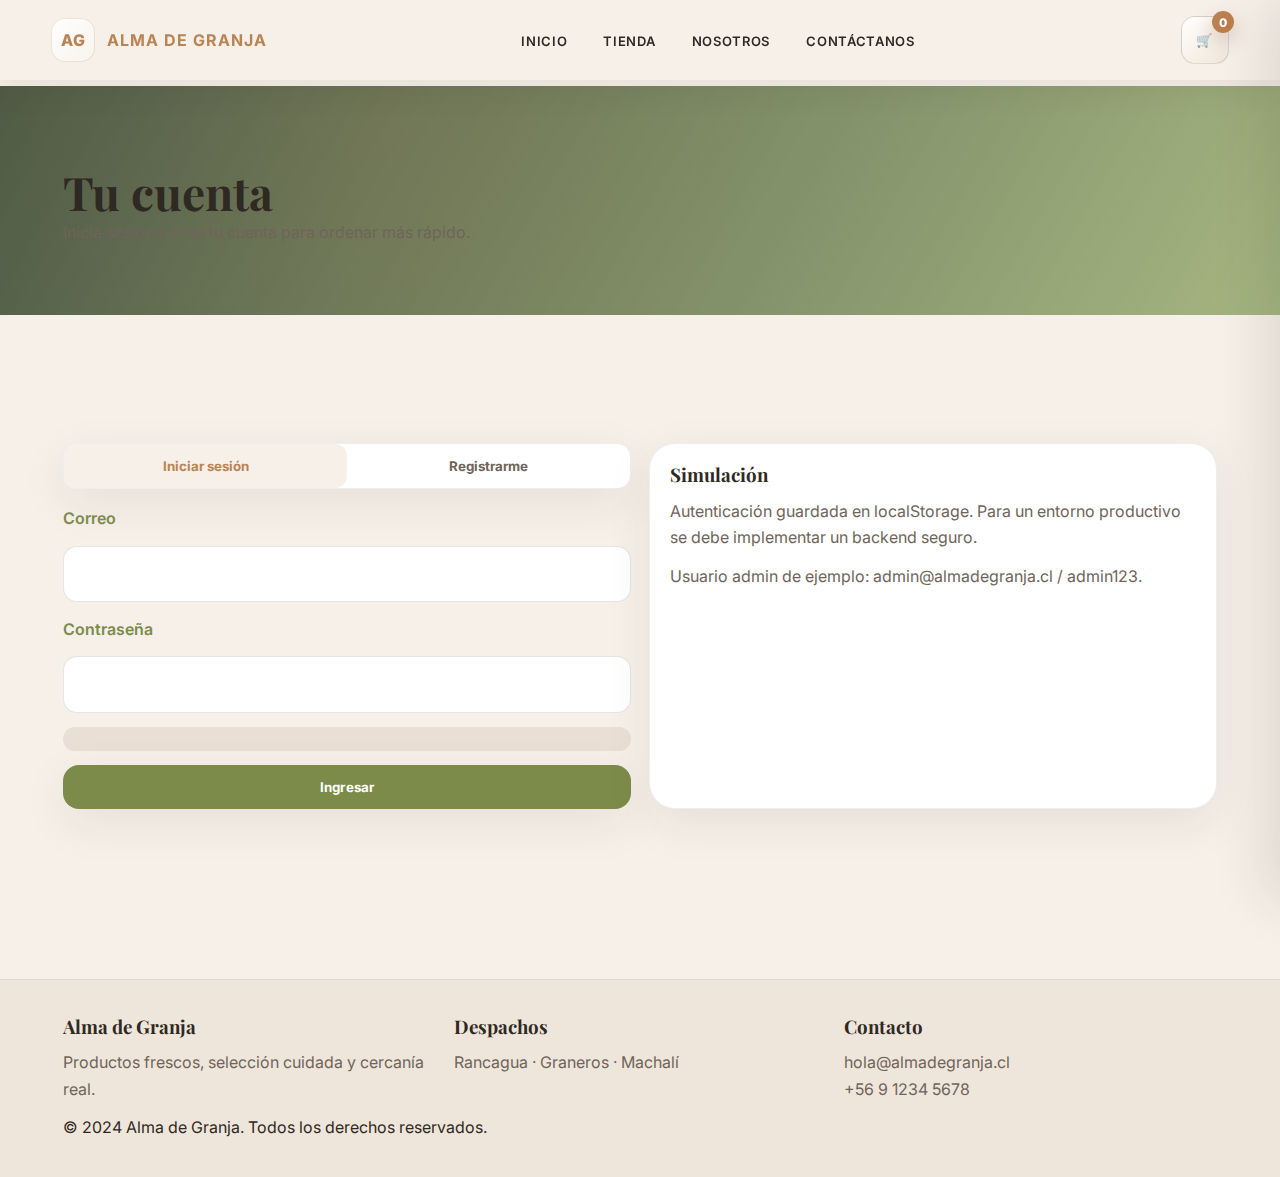
<file: admin.html>
<!DOCTYPE html>
<html lang="es">
  <head>
    <meta charset="UTF-8" />
    <meta name="viewport" content="width=device-width, initial-scale=1.0" />
    <title>Alma de Granja | Panel Admin</title>
    <link rel="stylesheet" href="assets/css/styles.css" />
  </head>
  <body data-admin-guard>
    <header class="navbar">
      <div class="container">
        <a class="brand" href="index.html">
          <span>AG</span>
          Alma de Granja
        </a>
        <button id="nav-toggle" class="nav-toggle" aria-label="Menú">
          <span></span>
          <span></span>
          <span></span>
        </button>
        <nav>
          <ul id="nav-links" class="nav-links">
            <li><a href="index.html">Inicio</a></li>
            <li><a href="tienda.html">Tienda</a></li>
            <li><a href="nosotros.html">Nosotros</a></li>
            <li><a href="contacto.html">Contáctanos</a></li>
            <li><a id="admin-link" class="hidden" href="admin.html">Panel Admin</a></li>
          </ul>
        </nav>
        <div class="nav-actions">
          <span id="session-label" class="session-label"></span>
          <a id="auth-link" class="btn outline hidden" href="auth.html">Registro / Iniciar sesión</a>
          <button id="logout-btn" class="btn outline">Cerrar sesión</button>
          <button id="cart-btn" class="nav-cart" aria-label="Carrito">
            🛒
            <span id="cart-badge" class="cart-badge">0</span>
          </button>
        </div>
      </div>
    </header>

    <main>
      <section class="hero-sub" style="background-image: linear-gradient(120deg, rgba(49,64,41,.85), rgba(111,143,61,.6)), url('assets/img/otros.jpg')">
        <div class="container">
          <h1>Panel administrador</h1>
          <p>Solo visible para usuarios con rol admin. Simulado en front.</p>
        </div>
      </section>

      <section class="section">
        <div class="container">
          <div class="form-card">
            <h2>Crear / editar producto</h2>
            <p class="section-subtitle">Los productos se guardan en localStorage y se comparten con la tienda.</p>
            <form id="product-form" class="product-form">
              <div>
                <label>Nombre</label>
                <input type="text" name="nombre" required />
              </div>
              <div>
                <label>Categoría</label>
                <select name="categoria" required>
                  <option value="Huevos">Huevos</option>
                  <option value="Quesos">Quesos</option>
                  <option value="Frutos secos">Frutos secos</option>
                  <option value="Otros">Otros</option>
                </select>
              </div>
              <div>
                <label>Descripción</label>
                <input type="text" name="descripcion" required />
              </div>
              <div>
                <label>Peso / Presentación</label>
                <input type="text" name="presentacion" required />
              </div>
              <div>
                <label>Precio</label>
                <input type="number" name="precio" min="0" step="10" required />
              </div>
              <div>
                <label>Stock</label>
                <input type="number" name="stock" min="0" required />
              </div>
              <div>
                <label>URL de imagen</label>
                <input type="text" name="imagen" placeholder="assets/img/otros.jpg" />
              </div>
              <div style="grid-column: 1 / -1">
                <button class="btn" type="submit">Guardar producto</button>
              </div>
            </form>
          </div>

          <div style="margin-top: 24px">
            <h2>Listado</h2>
            <table id="products-table" class="table">
              <thead>
                <tr>
                  <th>Nombre</th>
                  <th>Categoría</th>
                  <th>Precio</th>
                  <th>Stock</th>
                  <th>Acciones</th>
                </tr>
              </thead>
              <tbody></tbody>
            </table>
          </div>
        </div>
      </section>
    </main>

    <div id="cart-overlay"></div>
    <aside id="cart-panel">
      <div class="cart-header">
        <h3>Tu carrito</h3>
        <button id="cart-close" class="btn outline">Cerrar</button>
      </div>
      <div id="cart-items" class="cart-items"></div>
      <p id="cart-empty" style="padding: 18px; display: none">Tu carrito está vacío.</p>
      <div class="cart-summary">
        <div style="display: flex; justify-content: space-between; margin-bottom: 10px">
          <span>Subtotal</span>
          <strong id="cart-subtotal">$0</strong>
        </div>
        <p>Despacho a coordinar.</p>
        <form id="cart-form">
          <label>Nombre</label>
          <input name="nombre" type="text" placeholder="Nombre" />
          <label>Apellido</label>
          <input name="apellido" type="text" placeholder="Apellido" />
          <label>Dirección</label>
          <input name="direccion" type="text" placeholder="Calle, número, comuna" />
          <label>Comentarios</label>
          <textarea name="comentarios" placeholder="Instrucciones de entrega"></textarea>
          <button class="btn" type="submit">Enviar pedido por WhatsApp</button>
        </form>
      </div>
    </aside>

    <footer>
      <div class="container footer-grid">
        <div>
          <h3>Alma de Granja</h3>
          <p>Productos frescos, selección cuidada y cercanía real.</p>
        </div>
        <div>
          <h3>Despachos</h3>
          <p>Rancagua · Graneros · Machalí</p>
        </div>
        <div>
          <h3>Contacto</h3>
          <p>hola@almadegranja.cl</p>
          <p>+56 9 1234 5678</p>
        </div>
      </div>
      <div class="container" style="margin-top: 12px">© 2024 Alma de Granja. Todos los derechos reservados.</div>
    </footer>

    <script src="assets/js/store.js"></script>
    <script src="assets/js/main.js"></script>
  </body>
</html>
</file>
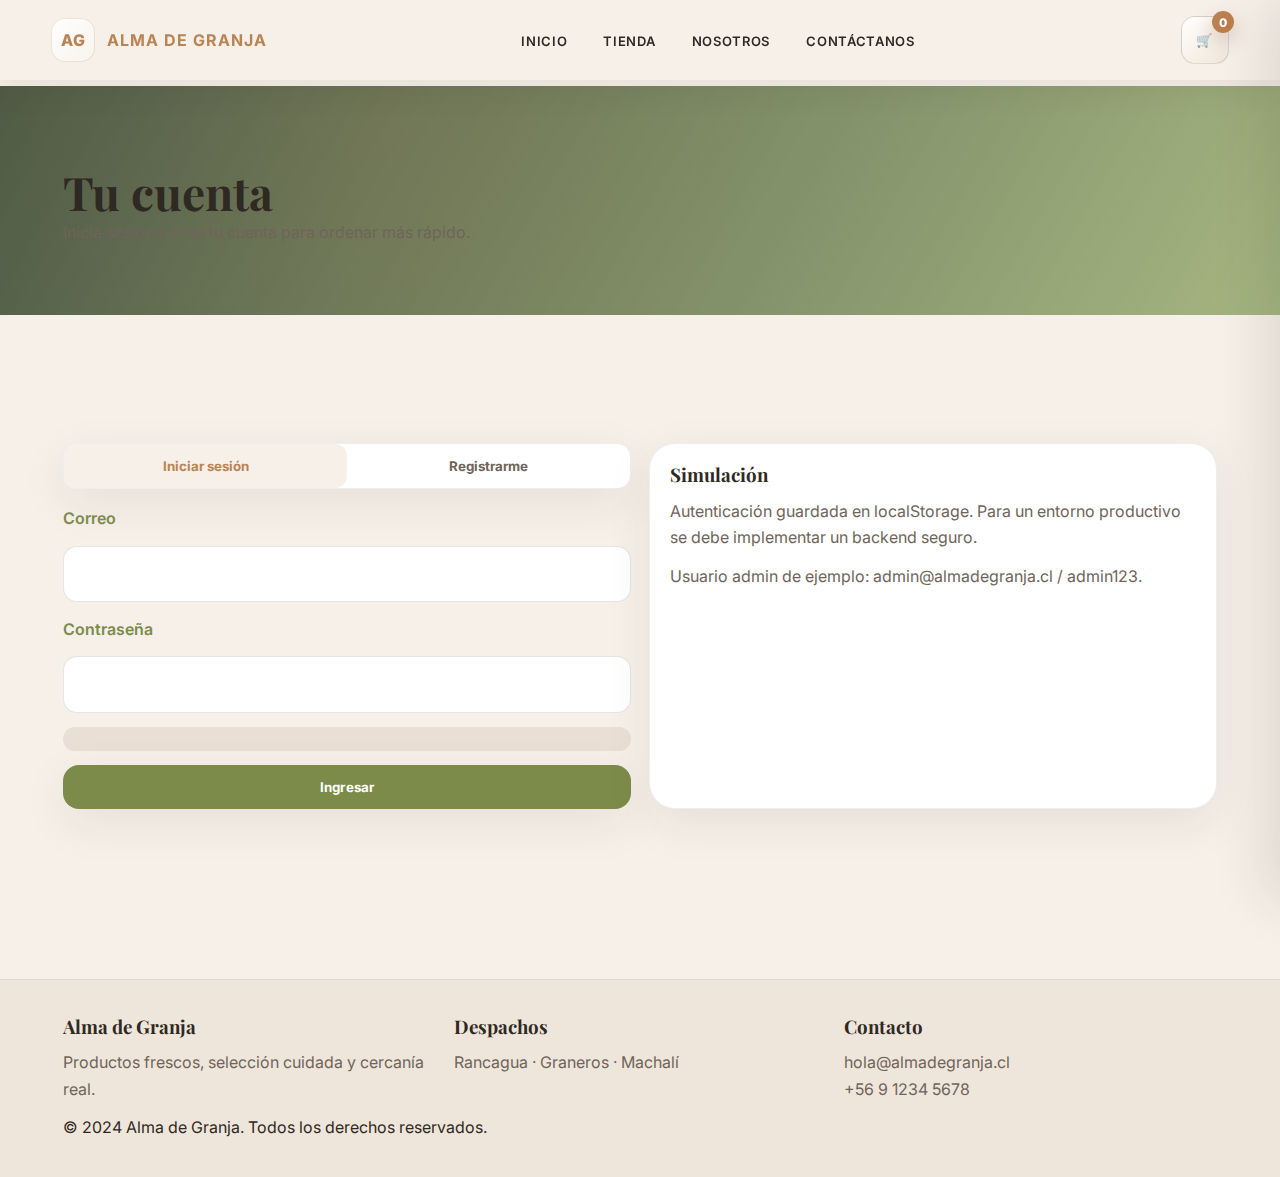
<file: auth.html>
<!DOCTYPE html>
<html lang="es">
  <head>
    <meta charset="UTF-8" />
    <meta name="viewport" content="width=device-width, initial-scale=1.0" />
    <title>Alma de Granja | Autenticación</title>
    <link rel="stylesheet" href="assets/css/styles.css" />
  </head>
  <body>
    <header class="navbar">
      <div class="container">
        <a class="brand" href="index.html">
          <span>AG</span>
          Alma de Granja
        </a>
        <button id="nav-toggle" class="nav-toggle" aria-label="Menú">
          <span></span>
          <span></span>
          <span></span>
        </button>
        <nav>
          <ul id="nav-links" class="nav-links">
            <li><a href="index.html">Inicio</a></li>
            <li><a href="tienda.html">Tienda</a></li>
            <li><a href="nosotros.html">Nosotros</a></li>
            <li><a href="contacto.html">Contáctanos</a></li>
            <li><a id="admin-link" class="hidden" href="admin.html">Panel Admin</a></li>
          </ul>
        </nav>
        <div class="nav-actions">
          <span id="session-label" class="session-label"></span>
          <a id="auth-link" class="btn outline hidden" href="auth.html">Registro / Iniciar sesión</a>
          <button id="logout-btn" class="btn outline hidden">Cerrar sesión</button>
          <button id="cart-btn" class="nav-cart" aria-label="Carrito">
            🛒
            <span id="cart-badge" class="cart-badge">0</span>
          </button>
        </div>
      </div>
    </header>

    <main>
      <section class="hero-sub" style="background-image: linear-gradient(120deg, rgba(49,64,41,.85), rgba(111,143,61,.6)), url('assets/img/otros.jpg')">
        <div class="container">
          <h1>Tu cuenta</h1>
          <p>Inicia sesión o crea tu cuenta para ordenar más rápido.</p>
        </div>
      </section>

      <section class="section">
        <div class="container auth-wrapper">
          <div>
            <div class="tabs">
              <button data-tab="login" class="active">Iniciar sesión</button>
              <button data-tab="register">Registrarme</button>
            </div>
            <div style="margin-top: 16px" data-panel="login">
              <form id="login-form">
                <label>Correo</label>
                <input type="email" name="correo" required />
                <label>Contraseña</label>
                <input type="password" name="contrasena" required />
                <span class="message"></span>
                <button class="btn" type="submit">Ingresar</button>
              </form>
            </div>
            <div style="margin-top: 16px; display: none" data-panel="register">
              <form id="register-form">
                <label>Nombre</label>
                <input type="text" name="nombre" required />
                <label>Apellido</label>
                <input type="text" name="apellido" required />
                <label>Correo</label>
                <input type="email" name="correo" required />
                <label>Contraseña</label>
                <input type="password" name="contrasena" required />
                <label>Confirmar contraseña</label>
                <input type="password" name="confirmar" required />
                <span class="message"></span>
                <button class="btn" type="submit">Crear cuenta</button>
              </form>
            </div>
          </div>
          <div class="card">
            <h3>Simulación</h3>
            <p>Autenticación guardada en localStorage. Para un entorno productivo se debe implementar un backend seguro.</p>
            <p>Usuario admin de ejemplo: admin@almadegranja.cl / admin123.</p>
          </div>
        </div>
      </section>
    </main>

    <div id="cart-overlay"></div>
    <aside id="cart-panel">
      <div class="cart-header">
        <h3>Tu carrito</h3>
        <button id="cart-close" class="btn outline">Cerrar</button>
      </div>
      <div id="cart-items" class="cart-items"></div>
      <p id="cart-empty" style="padding: 18px; display: none">Tu carrito está vacío.</p>
      <div class="cart-summary">
        <div style="display: flex; justify-content: space-between; margin-bottom: 10px">
          <span>Subtotal</span>
          <strong id="cart-subtotal">$0</strong>
        </div>
        <p>Despacho a coordinar.</p>
        <form id="cart-form">
          <label>Nombre</label>
          <input name="nombre" type="text" placeholder="Nombre" />
          <label>Apellido</label>
          <input name="apellido" type="text" placeholder="Apellido" />
          <label>Dirección</label>
          <input name="direccion" type="text" placeholder="Calle, número, comuna" />
          <label>Comentarios</label>
          <textarea name="comentarios" placeholder="Instrucciones de entrega"></textarea>
          <button class="btn" type="submit">Enviar pedido por WhatsApp</button>
        </form>
      </div>
    </aside>

    <footer>
      <div class="container footer-grid">
        <div>
          <h3>Alma de Granja</h3>
          <p>Productos frescos, selección cuidada y cercanía real.</p>
        </div>
        <div>
          <h3>Despachos</h3>
          <p>Rancagua · Graneros · Machalí</p>
        </div>
        <div>
          <h3>Contacto</h3>
          <p>hola@almadegranja.cl</p>
          <p>+56 9 1234 5678</p>
        </div>
      </div>
      <div class="container" style="margin-top: 12px">© 2024 Alma de Granja. Todos los derechos reservados.</div>
    </footer>

    <script src="assets/js/store.js"></script>
    <script src="assets/js/main.js"></script>
  </body>
</html>
</file>
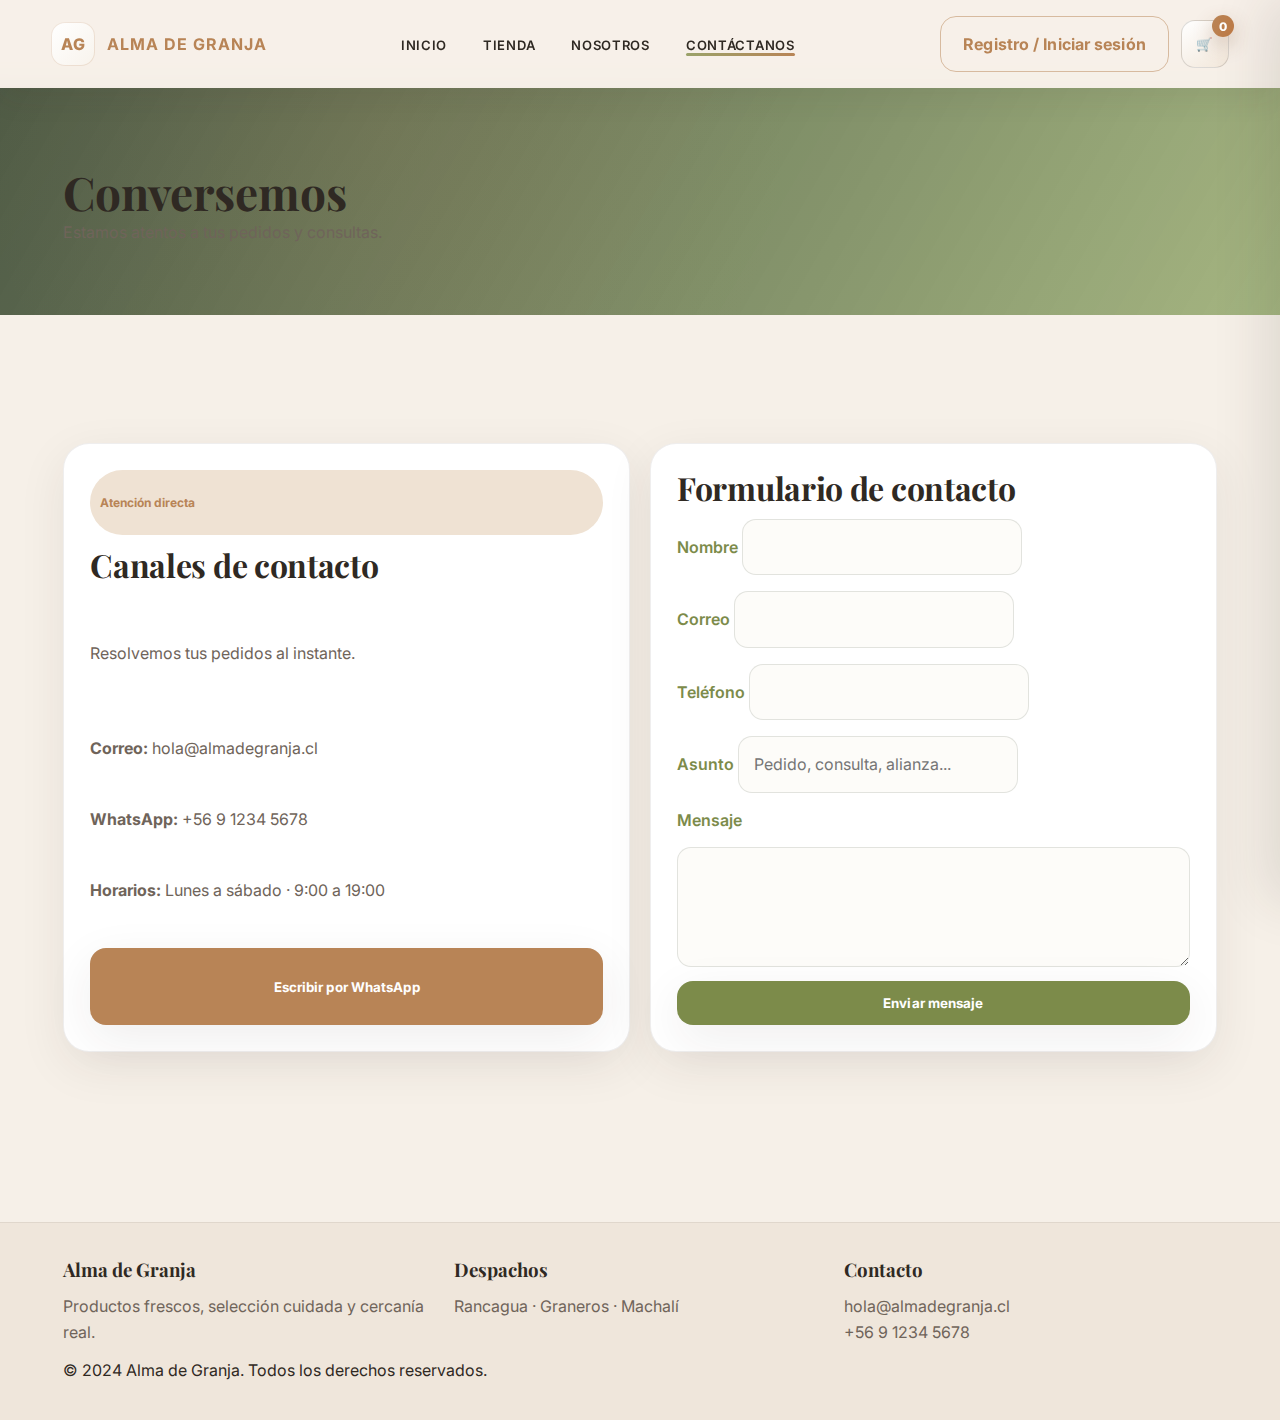
<file: contacto.html>
<!DOCTYPE html>
<html lang="es">
  <head>
    <meta charset="UTF-8" />
    <meta name="viewport" content="width=device-width, initial-scale=1.0" />
    <title>Alma de Granja | Contacto</title>
    <link rel="stylesheet" href="assets/css/styles.css" />
  </head>
  <body>
    <header class="navbar">
      <div class="container">
        <a class="brand" href="index.html">
          <span>AG</span>
          Alma de Granja
        </a>
        <button id="nav-toggle" class="nav-toggle" aria-label="Menú">
          <span></span>
          <span></span>
          <span></span>
        </button>
        <nav>
          <ul id="nav-links" class="nav-links">
            <li><a href="index.html">Inicio</a></li>
            <li><a href="tienda.html">Tienda</a></li>
            <li><a href="nosotros.html">Nosotros</a></li>
            <li><a href="contacto.html">Contáctanos</a></li>
            <li><a id="admin-link" class="hidden" href="admin.html">Panel Admin</a></li>
          </ul>
        </nav>
        <div class="nav-actions">
          <span id="session-label" class="session-label"></span>
          <a id="auth-link" class="btn outline" href="auth.html">Registro / Iniciar sesión</a>
          <button id="logout-btn" class="btn outline hidden">Cerrar sesión</button>
          <button id="cart-btn" class="nav-cart" aria-label="Carrito">
            🛒
            <span id="cart-badge" class="cart-badge">0</span>
          </button>
        </div>
      </div>
    </header>

    <main>
      <section class="hero-sub" style="background-image: linear-gradient(120deg, rgba(49,64,41,.85), rgba(111,143,61,.6)), url('assets/img/otros.jpg')">
        <div class="container">
          <h1>Conversemos</h1>
          <p>Estamos atentos a tus pedidos y consultas.</p>
        </div>
      </section>

      <section class="section">
        <div class="container contact-grid">
          <div class="contact-info">
            <div class="pill-badge">Atención directa</div>
            <h2>Canales de contacto</h2>
            <p class="section-subtitle">Resolvemos tus pedidos al instante.</p>
            <p><strong>Correo:</strong> hola@almadegranja.cl</p>
            <p><strong>WhatsApp:</strong> +56 9 1234 5678</p>
            <p><strong>Horarios:</strong> Lunes a sábado · 9:00 a 19:00</p>
            <button class="btn secondary" onclick="window.open('https://wa.me/56912345678?text=Hola,%20quiero%20más%20información%20sobre%20Alma%20de%20Granja','_blank')">Escribir por WhatsApp</button>
          </div>
          <div class="form-card floating-inputs">
            <h2>Formulario de contacto</h2>
            <form data-contact-form>
              <div class="double-column">
                <div>
                  <label for="nombre">Nombre</label>
                  <input type="text" name="nombre" required />
                </div>
                <div>
                  <label for="correo">Correo</label>
                  <input type="email" name="correo" required />
                </div>
                <div>
                  <label for="telefono">Teléfono</label>
                  <input type="tel" name="telefono" required />
                </div>
                <div>
                  <label for="asunto">Asunto</label>
                  <input type="text" name="asunto" placeholder="Pedido, consulta, alianza..." />
                </div>
              </div>
              <label for="mensaje">Mensaje</label>
              <textarea name="mensaje" required></textarea>
              <span class="message" style="display: none"></span>
              <button class="btn" type="submit">Enviar mensaje</button>
            </form>
          </div>
        </div>
      </section>
    </main>

    <div id="cart-overlay"></div>
    <aside id="cart-panel">
      <div class="cart-header">
        <h3>Tu carrito</h3>
        <button id="cart-close" class="btn outline">Cerrar</button>
      </div>
      <div id="cart-items" class="cart-items"></div>
      <div id="cart-empty" class="cart-empty" style="display: none">
        <span>🧺</span>
        <p>Tu carrito está vacío, agrega productos desde la tienda.</p>
      </div>
      <div class="cart-summary">
        <div style="display: flex; justify-content: space-between; margin-bottom: 10px">
          <span>Subtotal</span>
          <strong id="cart-subtotal">$0</strong>
        </div>
        <p>Despacho a coordinar.</p>
        <form id="cart-form">
          <label>Nombre</label>
          <input name="nombre" type="text" placeholder="Nombre" />
          <label>Apellido</label>
          <input name="apellido" type="text" placeholder="Apellido" />
          <label>Dirección</label>
          <input name="direccion" type="text" placeholder="Calle, número, comuna" />
          <label>Comentarios</label>
          <textarea name="comentarios" placeholder="Instrucciones de entrega"></textarea>
          <button class="btn" type="submit">Enviar pedido por WhatsApp</button>
        </form>
      </div>
    </aside>

    <footer>
      <div class="container footer-grid">
        <div>
          <h3>Alma de Granja</h3>
          <p>Productos frescos, selección cuidada y cercanía real.</p>
        </div>
        <div>
          <h3>Despachos</h3>
          <p>Rancagua · Graneros · Machalí</p>
        </div>
        <div>
          <h3>Contacto</h3>
          <p>hola@almadegranja.cl</p>
          <p>+56 9 1234 5678</p>
        </div>
      </div>
      <div class="container" style="margin-top: 12px">© 2024 Alma de Granja. Todos los derechos reservados.</div>
    </footer>

    <script src="assets/js/store.js"></script>
    <script src="assets/js/main.js"></script>
  </body>
</html>
</file>
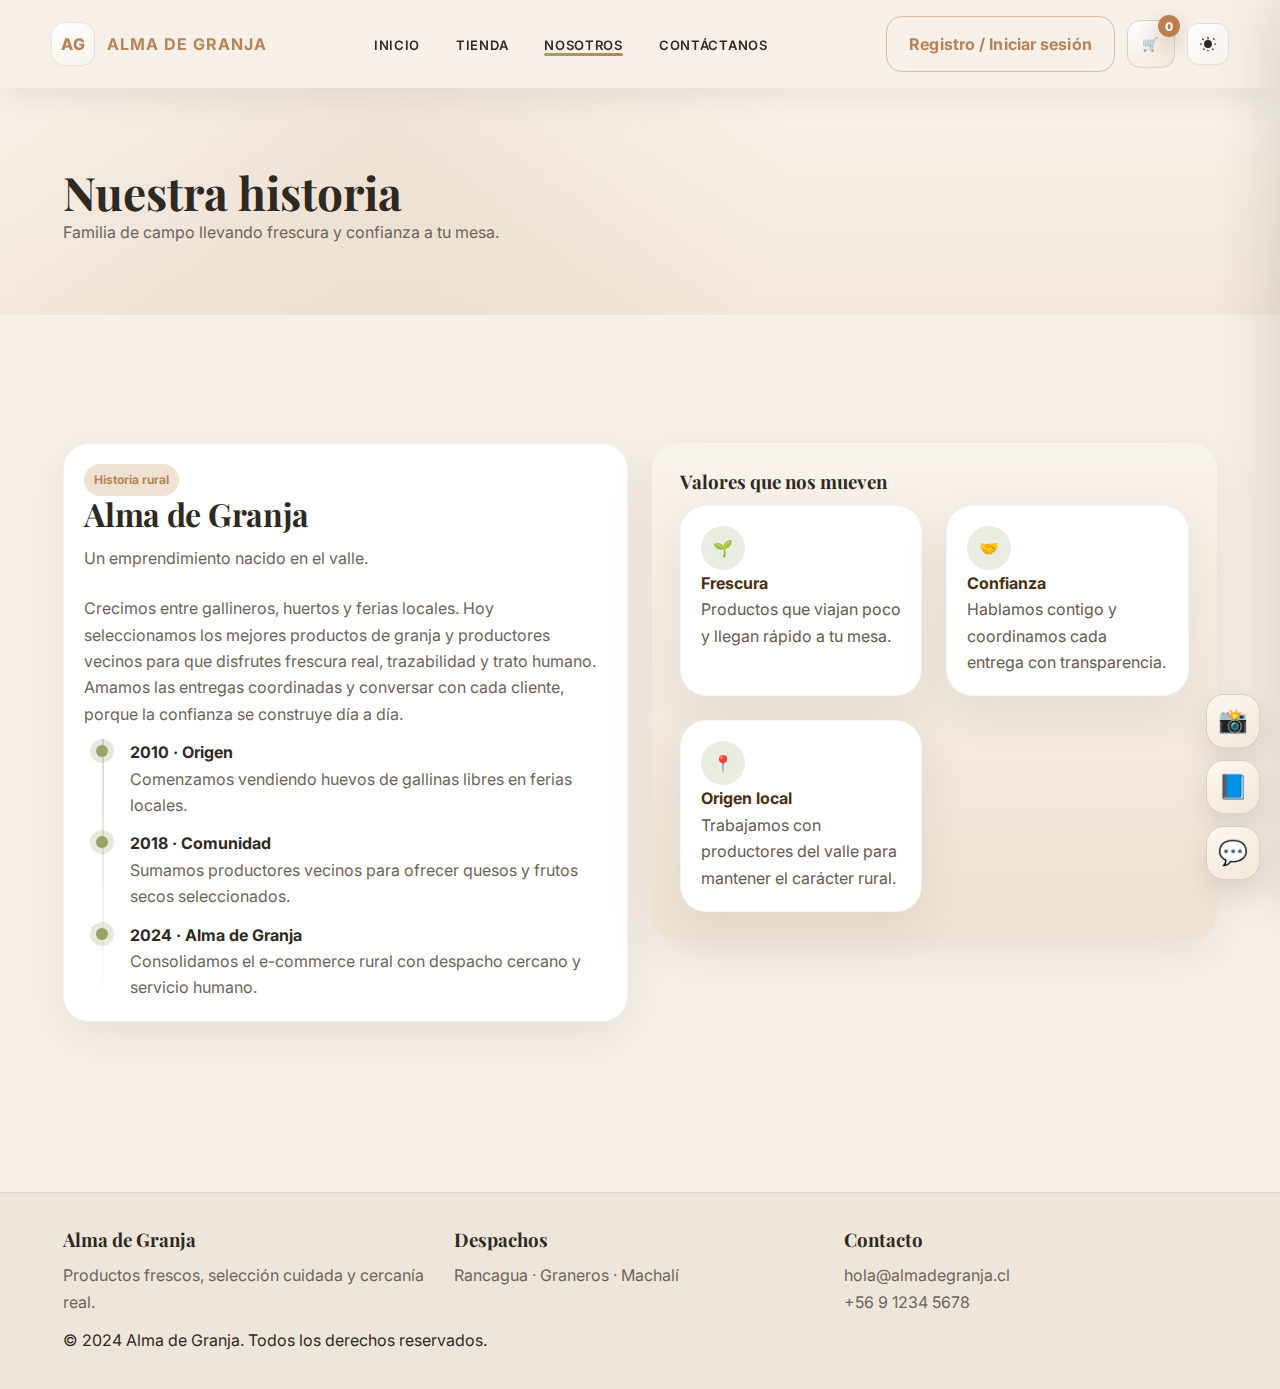
<file: nosotros.html>
<!DOCTYPE html>
<html lang="es">
  <head>
    <meta charset="UTF-8" />
    <meta name="viewport" content="width=device-width, initial-scale=1.0" />
    <title>Alma de Granja | Nosotros</title>
    <link rel="stylesheet" href="assets/css/styles.css" />
  </head>
  <body data-theme="day">
    <header class="navbar">
      <div class="container">
        <a class="brand" href="index.html">
          <span>AG</span>
          Alma de Granja
        </a>
        <button id="nav-toggle" class="nav-toggle" aria-label="Menú">
          <span></span>
          <span></span>
          <span></span>
        </button>
        <nav>
          <ul id="nav-links" class="nav-links">
            <li><a href="index.html">Inicio</a></li>
            <li><a href="tienda.html">Tienda</a></li>
            <li><a href="nosotros.html">Nosotros</a></li>
            <li><a href="contacto.html">Contáctanos</a></li>
            <li><a id="admin-link" class="hidden" href="admin.html">Panel Admin</a></li>
          </ul>
        </nav>
        <div class="nav-actions">
          <span id="session-label" class="session-label"></span>
          <a id="auth-link" class="btn outline" href="auth.html">Registro / Iniciar sesión</a>
          <button id="logout-btn" class="btn outline hidden">Cerrar sesión</button>
          <button id="cart-btn" class="nav-cart" aria-label="Carrito">
            🛒
            <span id="cart-badge" class="cart-badge">0</span>
          </button>
          <button id="theme-toggle" class="theme-toggle" aria-label="Cambiar a tema noche">
            <svg class="icon-sun" viewBox="0 0 24 24" aria-hidden="true">
              <path d="M12 7.25a4.75 4.75 0 1 0 0 9.5 4.75 4.75 0 0 0 0-9.5Zm0-4a.75.75 0 0 1 .75.75V6a.75.75 0 0 1-1.5 0V4a.75.75 0 0 1 .75-.75Zm0 16a.75.75 0 0 1 .75.75V20a.75.75 0 0 1-1.5 0v-1a.75.75 0 0 1 .75-.75ZM4 11.25a.75.75 0 0 1 .75.75.75.75 0 0 1-.75.75H3a.75.75 0 0 1 0-1.5h1Zm17 0a.75.75 0 0 1 .75.75.75.75 0 0 1-.75.75h-1a.75.75 0 0 1 0-1.5h1Zm-2.9-6.1a.75.75 0 0 1 1.06 0l.7.7a.75.75 0 1 1-1.06 1.06l-.7-.7a.75.75 0 0 1 0-1.06ZM6.14 17.36a.75.75 0 0 1 1.06 0l.7.7a.75.75 0 0 1-1.06 1.06l-.7-.7a.75.75 0 0 1 0-1.06Zm0-11.92.7.7a.75.75 0 1 1-1.06 1.06l-.7-.7A.75.75 0 1 1 6.14 5.44Zm11.92 11.92.7.7a.75.75 0 1 1-1.06 1.06l-.7-.7a.75.75 0 0 1 1.06-1.06Z" />
            </svg>
            <svg class="icon-moon" viewBox="0 0 24 24" aria-hidden="true">
              <path d="M20.23 14.57a.75.75 0 0 0-.84-.17 6.5 6.5 0 0 1-8.79-7.5.75.75 0 0 0-.95-.91A8 8 0 1 0 21 15.53a.75.75 0 0 0-.77-.96Z" />
            </svg>
          </button>
        </div>
      </div>
    </header>

    <main>
      <section class="hero-sub">
        <div class="container">
          <h1>Nuestra historia</h1>
          <p>Familia de campo llevando frescura y confianza a tu mesa.</p>
        </div>
      </section>

      <section class="section">
        <div class="container" style="display: grid; gap: 24px; grid-template-columns: repeat(auto-fit, minmax(280px, 1fr)); align-items: start">
          <div class="floating-card">
            <div class="pill-badge">Historia rural</div>
            <h2>Alma de Granja</h2>
            <p class="section-subtitle">Un emprendimiento nacido en el valle.</p>
            <p>
              Crecimos entre gallineros, huertos y ferias locales. Hoy seleccionamos los mejores productos de granja y
              productores vecinos para que disfrutes frescura real, trazabilidad y trato humano.
            </p>
            <p>Amamos las entregas coordinadas y conversar con cada cliente, porque la confianza se construye día a día.</p>
            <div class="timeline" style="margin-top: 12px">
              <div class="timeline-item">
                <h4>2010 · Origen</h4>
                <p>Comenzamos vendiendo huevos de gallinas libres en ferias locales.</p>
              </div>
              <div class="timeline-item">
                <h4>2018 · Comunidad</h4>
                <p>Sumamos productores vecinos para ofrecer quesos y frutos secos seleccionados.</p>
              </div>
              <div class="timeline-item">
                <h4>2024 · Alma de Granja</h4>
                <p>Consolidamos el e-commerce rural con despacho cercano y servicio humano.</p>
              </div>
            </div>
          </div>
          <div class="section-accent">
            <h3>Valores que nos mueven</h3>
            <div class="cards-grid" style="grid-template-columns: repeat(auto-fit, minmax(180px, 1fr)); margin-top: 12px">
              <div class="floating-card">
                <div class="icon-circle">🌱</div>
                <h4>Frescura</h4>
                <p>Productos que viajan poco y llegan rápido a tu mesa.</p>
              </div>
              <div class="floating-card">
                <div class="icon-circle">🤝</div>
                <h4>Confianza</h4>
                <p>Hablamos contigo y coordinamos cada entrega con transparencia.</p>
              </div>
              <div class="floating-card">
                <div class="icon-circle">📍</div>
                <h4>Origen local</h4>
                <p>Trabajamos con productores del valle para mantener el carácter rural.</p>
              </div>
            </div>
          </div>
        </div>
      </section>
    </main>

    <div id="cart-overlay"></div>
    <aside id="cart-panel">
      <div class="cart-header">
        <h3>Tu carrito</h3>
        <button id="cart-close" class="btn outline">Cerrar</button>
      </div>
      <div class="cart-content">
        <div class="cart-products">
          <div class="cart-products-head">
            <p>Productos seleccionados</p>
            <span class="pill-badge">Entrega coordinada</span>
          </div>
          <div id="cart-items" class="cart-items"></div>
          <div id="cart-empty" class="cart-empty" style="display: none">
            <span>🧺</span>
            <p>Tu carrito está vacío, agrega productos desde la tienda.</p>
          </div>
        </div>
        <div class="cart-summary">
          <div class="summary-card">
            <div class="cart-total-row">
              <div>
                <p class="cart-label">Subtotal estimado</p>
                <small>Precios referenciales, despacho a coordinar.</small>
              </div>
              <strong id="cart-subtotal">$0</strong>
            </div>
            <form id="cart-form" class="compact-form">
              <div class="summary-fields">
                <div class="double-column">
                  <div>
                    <label>Nombre</label>
                    <input name="nombre" type="text" placeholder="Nombre" />
                  </div>
                  <div>
                    <label>Apellido</label>
                    <input name="apellido" type="text" placeholder="Apellido" />
                  </div>
                </div>
                <label>Dirección</label>
                <input name="direccion" type="text" placeholder="Calle, número, comuna" />
                <label>Comentarios</label>
                <textarea name="comentarios" placeholder="Instrucciones de entrega"></textarea>
              </div>
              <div class="cart-form-footer">
                <button class="btn full btn-premium-black" type="submit">Enviar pedido por WhatsApp</button>
              </div>
            </form>
          </div>
        </div>
      </div>
    </aside>

    <div class="social-floating">
      <a href="https://www.instagram.com" target="_blank" rel="noreferrer" aria-label="Instagram"><span>📸</span></a>
      <a href="https://www.facebook.com" target="_blank" rel="noreferrer" aria-label="Facebook"><span>📘</span></a>
      <a href="https://wa.me/56912345678" target="_blank" rel="noreferrer" aria-label="WhatsApp"><span>💬</span></a>
    </div>

    <footer>
      <div class="container footer-grid">
        <div>
          <h3>Alma de Granja</h3>
          <p>Productos frescos, selección cuidada y cercanía real.</p>
        </div>
        <div>
          <h3>Despachos</h3>
          <p>Rancagua · Graneros · Machalí</p>
        </div>
        <div>
          <h3>Contacto</h3>
          <p>hola@almadegranja.cl</p>
          <p>+56 9 1234 5678</p>
        </div>
      </div>
      <div class="container" style="margin-top: 12px">© 2024 Alma de Granja. Todos los derechos reservados.</div>
    </footer>

    <script src="assets/js/store.js"></script>
    <script src="assets/js/main.js"></script>
  </body>
</html>
</file>
<file: assets/css/styles.css>
@import url('https://fonts.googleapis.com/css2?family=Inter:wght@400;500;600;700&family=Playfair+Display:wght@500;600;700&display=swap');

:root {
  --shadow-soft: 0 14px 48px rgba(47, 41, 35, 0.08);
  --shadow-elevated: 0 22px 70px rgba(47, 41, 35, 0.12);
  --radius: 18px;
  --radius-lg: 26px;
  --transition: 0.3s ease;
  --serif: 'Playfair Display', Georgia, serif;
  --sans: 'Inter', 'Helvetica Neue', Arial, sans-serif;
  --btn-primary: #7c8b4a;
  --btn-premium-bg: #7c8b4a;
  --btn-premium-text: #fff;
  --surface: #ffffff;
  --surface-alt: #f8f3ec;
  --surface-muted: #f2e7da;
  --surface-contrast: #efe2d3;
  --nav-base: #f6f0e8;
  --crema: #f6f0e8;
  --crema-acento: #f8f3ec;
  --gris-fondo: #efe6db;
  --verde-oscuro: #7c8b4a;
  --verde-campo: #9aa26a;
  --verde-profundo: #556136;
  --marron: #b88456;
  --texto: #2f2923;
  --texto-secundario: #6f645a;
  --texto-inverso: #fff;
}

body[data-theme='day'] {
  --btn-primary: #7c8b4a;
  --btn-premium-bg: #7c8b4a;
  --btn-premium-text: #fff;
  --surface: #ffffff;
  --surface-alt: #f8f3ec;
  --surface-muted: #f2e7da;
  --surface-contrast: #efe2d3;
  --nav-base: #f6f0e8;
  --crema: #f6f0e8;
  --crema-acento: #f8f3ec;
  --gris-fondo: #efe6db;
  --verde-oscuro: #7c8b4a;
  --verde-campo: #9aa26a;
  --verde-profundo: #556136;
  --marron: #b88456;
  --texto: #2f2923;
  --texto-secundario: #6f645a;
  --texto-inverso: #fff;
}

body[data-theme='night'] {
  --btn-primary: #c3ad82;
  --btn-premium-bg: #0f0f0f;
  --btn-premium-text: #f7ecde;
  --surface: #2c241d;
  --surface-alt: #332b23;
  --surface-muted: #3a3027;
  --surface-contrast: #41362c;
  --nav-base: #2a231c;
  --crema: #1a1510;
  --crema-acento: #221c16;
  --gris-fondo: #221c17;
  --verde-oscuro: #c5ae82;
  --verde-campo: #d6c29b;
  --verde-profundo: #9c8a67;
  --marron: #e0b883;
  --texto: #f7ecde;
  --texto-secundario: #dcccbb;
  --texto-inverso: #fff9f0;
  color-scheme: dark;
}

* {
  box-sizing: border-box;
  margin: 0;
  padding: 0;
}

body {
  font-family: var(--sans);
  background: var(--crema);
  color: var(--texto);
  line-height: 1.65;
  padding-top: 86px;
  transition: background 0.4s ease, color 0.4s ease;
}

a {
  color: inherit;
  text-decoration: none;
}

h1,
h2,
h3 {
  font-family: var(--serif);
  color: var(--texto);
  line-height: 1.15;
}

body[data-theme='night'] h1,
body[data-theme='night'] h2,
body[data-theme='night'] h3 {
  color: var(--texto);
}

p,
li,
small,
label,
input,
select,
textarea,
button {
  font-family: var(--sans);
  color: var(--texto-secundario);
}

body[data-theme='night'] p,
body[data-theme='night'] li,
body[data-theme='night'] small,
body[data-theme='night'] label,
body[data-theme='night'] input,
body[data-theme='night'] select,
body[data-theme='night'] textarea,
body[data-theme='night'] button {
  color: var(--texto-secundario);
}

img {
  max-width: 100%;
  display: block;
}

.container {
  width: min(1200px, 92%);
  margin: 0 auto;
  padding: 0 12px;
}

.btn {
  display: inline-flex;
  align-items: center;
  justify-content: center;
  gap: 10px;
  padding: 14px 22px;
  border-radius: 16px;
  border: none;
  background: var(--btn-primary);
  color: var(--texto-inverso);
  font-weight: 700;
  letter-spacing: 0.1px;
  cursor: pointer;
  transition: transform 0.2s ease, box-shadow var(--transition), filter var(--transition), background var(--transition);
  box-shadow: var(--shadow-soft);
}

.btn.secondary {
  background: var(--marron);
}

.btn.outline {
  background: transparent;
  color: var(--marron);
  border: 1px solid rgba(184, 132, 86, 0.5);
  box-shadow: none;
}

.btn:disabled {
  opacity: 0.6;
  cursor: not-allowed;
  box-shadow: none;
}

.hidden {
  display: none !important;
}

.btn:hover:not(:disabled) {
  transform: translateY(-2px) scale(1.01);
  box-shadow: var(--shadow-elevated);
  filter: brightness(1.02);
  background: color-mix(in srgb, var(--btn-primary) 90%, white);
}

.btn.secondary:hover:not(:disabled) {
  background: color-mix(in srgb, var(--marron) 90%, white);
}

.btn.outline:hover:not(:disabled) {
  background: rgba(184, 132, 86, 0.08);
}

.btn-premium-black {
  background: var(--btn-premium-bg);
  color: var(--btn-premium-text);
  box-shadow: 0 10px 30px rgba(0, 0, 0, 0.15);
}

.btn-premium-black:hover:not(:disabled) {
  background: color-mix(in srgb, var(--btn-premium-bg) 92%, #222);
}

header.navbar {
  position: fixed;
  top: 0;
  left: 0;
  width: 100%;
  background: color-mix(in srgb, var(--nav-base) 92%, transparent);
  backdrop-filter: blur(10px);
  box-shadow: 0 10px 30px rgba(47, 41, 35, 0.08);
  z-index: 30;
  transition: background var(--transition), box-shadow var(--transition), padding var(--transition);
}

.navbar.scrolled {
  background: color-mix(in srgb, var(--nav-base) 98%, transparent);
  box-shadow: 0 14px 40px rgba(47, 41, 35, 0.12);
}

.navbar .container {
  display: flex;
  align-items: center;
  justify-content: space-between;
  gap: 18px;
  padding: 16px 0;
}

.brand {
  display: flex;
  align-items: center;
  gap: 12px;
  font-weight: 700;
  color: var(--marron);
  letter-spacing: 1px;
  text-transform: uppercase;
}

.brand span {
  display: inline-flex;
  width: 44px;
  height: 44px;
  align-items: center;
  justify-content: center;
  border-radius: 14px;
  background: linear-gradient(135deg, var(--surface), var(--crema-acento));
  color: var(--marron);
  font-weight: 800;
  box-shadow: inset 0 0 0 1px rgba(184, 132, 86, 0.2);
}

.nav-links {
  display: flex;
  align-items: center;
  gap: 12px;
  list-style: none;
}

.nav-dropdown {
  position: relative;
}

.dropdown-menu {
  display: none;
  position: absolute;
  top: calc(100% + 6px);
  left: 0;
  background: #fff;
  border-radius: 14px;
  padding: 10px 12px;
  box-shadow: 0 14px 30px rgba(0, 0, 0, 0.12);
  list-style: none;
  min-width: 190px;
  border: 1px solid rgba(34, 49, 29, 0.06);
  z-index: 4;
}

.dropdown-menu a {
  display: block;
  padding: 8px 10px;
  border-radius: 10px;
  font-weight: 600;
  color: var(--texto);
}

.dropdown-menu a:hover {
  background: rgba(184, 132, 86, 0.08);
}

.nav-dropdown:hover .dropdown-menu,
.nav-dropdown:focus-within .dropdown-menu,
.nav-dropdown.open .dropdown-menu {
  display: block;
}

.nav-links a {
  position: relative;
  padding: 9px 12px;
  border-radius: 14px;
  font-weight: 600;
  color: var(--texto);
  transition: color var(--transition);
  letter-spacing: 0.7px;
  text-transform: uppercase;
  font-size: 13px;
}

.nav-links a::after {
  content: '';
  position: absolute;
  left: 12px;
  bottom: 6px;
  width: 0;
  height: 3px;
  background: linear-gradient(120deg, var(--verde-campo), var(--marron));
  border-radius: 999px;
  transition: width var(--transition);
}

.nav-links a:hover,
.nav-links a:focus-visible {
  color: var(--marron);
}

.nav-links a:hover::after,
.nav-links a.active::after,
.nav-links a:focus-visible::after {
  width: calc(100% - 24px);
}

.nav-actions {
  display: flex;
  align-items: center;
  gap: 12px;
}

.session-label {
  font-weight: 600;
  color: var(--verde-oscuro);
  display: none;
}


.nav-cart {
  position: relative;
  width: 48px;
  height: 48px;
  border-radius: 14px;
  border: 1px solid rgba(47, 41, 35, 0.16);
  display: inline-flex;
  align-items: center;
  justify-content: center;
  background: linear-gradient(145deg, var(--surface), var(--surface-muted));
  cursor: pointer;
  transition: box-shadow var(--transition), transform var(--transition);
}

.nav-cart:hover {
  box-shadow: var(--shadow-soft);
  transform: translateY(-1px);
}

.theme-toggle {
  width: 42px;
  height: 42px;
  border-radius: 12px;
  border: 1px solid rgba(47, 41, 35, 0.12);
  background: linear-gradient(140deg, var(--surface), var(--crema-acento));
  display: inline-flex;
  align-items: center;
  justify-content: center;
  cursor: pointer;
  transition: transform var(--transition), box-shadow var(--transition), background var(--transition);
  position: relative;
}

.theme-toggle:hover {
  transform: translateY(-1px) scale(1.04);
  box-shadow: var(--shadow-soft);
}

.theme-toggle svg {
  width: 20px;
  height: 20px;
  fill: var(--texto);
}

.theme-toggle .icon-moon {
  display: none;
}

body[data-theme='night'] .theme-toggle {
  background: linear-gradient(140deg, var(--surface-alt), var(--surface-contrast));
  border-color: rgba(244, 233, 220, 0.2);
}

body[data-theme='night'] .theme-toggle svg {
  fill: var(--texto);
}

body[data-theme='night'] .theme-toggle .icon-sun {
  display: none;
}

body[data-theme='night'] .theme-toggle .icon-moon {
  display: block;
}

.cart-badge {
  position: absolute;
  top: -6px;
  right: -6px;
  background: linear-gradient(120deg, var(--marron), #c07a45);
  color: #fff;
  font-size: 12px;
  width: 22px;
  height: 22px;
  border-radius: 50%;
  display: inline-flex;
  align-items: center;
  justify-content: center;
  font-weight: 800;
  box-shadow: 0 8px 20px rgba(123, 75, 42, 0.3);
}

.nav-toggle {
  display: none;
  background: transparent;
  border: none;
  cursor: pointer;
}

.nav-toggle span {
  display: block;
  width: 28px;
  height: 3px;
  background: var(--verde-oscuro);
  margin: 5px 0;
  border-radius: 12px;
}

.hero {
  position: relative;
  padding: 150px 0 110px;
  min-height: 78vh;
  background: linear-gradient(180deg, #f8f3ec, var(--crema));
  color: var(--texto);
  overflow: hidden;
}

.hero .container {
  position: relative;
  display: grid;
  grid-template-columns: repeat(auto-fit, minmax(320px, 1fr));
  align-items: center;
  gap: 40px;
}

.hero h1 {
  font-size: clamp(42px, 6vw, 68px);
  margin-bottom: 18px;
  letter-spacing: -0.4px;
  line-height: 1.1;
  color: var(--texto);
  text-transform: uppercase;
}

.hero p {
  font-size: 18px;
  max-width: 600px;
  margin-bottom: 26px;
  color: var(--texto-secundario);
}

.hero .cta-group {
  display: flex;
  gap: 12px;
  flex-wrap: wrap;
}

.hero-steps {
  display: grid;
  gap: 16px;
}

.hero-card h3 {
  font-size: 20px;
  margin-bottom: 10px;
}

.section {
  padding: 100px 0;
}

.section h2 {
  font-size: 32px;
  margin-bottom: 12px;
  color: var(--texto);
  letter-spacing: -0.3px;
}

.section p.section-subtitle {
  color: var(--texto-secundario);
  margin-bottom: 24px;
}

.cards-grid {
  display: grid;
  grid-template-columns: repeat(auto-fit, minmax(260px, 1fr));
  gap: 24px;
}

.card {
  background: #fff;
  border-radius: var(--radius-lg);
  padding: 20px;
  box-shadow: var(--shadow-soft);
  display: flex;
  flex-direction: column;
  height: 100%;
  gap: 12px;
  transition: transform var(--transition), box-shadow var(--transition), border-color var(--transition);
  border: 1px solid rgba(47, 41, 35, 0.08);
  position: relative;
}

.card:hover {
  transform: translateY(-6px);
  box-shadow: var(--shadow-elevated);
  border-color: rgba(47, 41, 35, 0.16);
}

.card img {
  border-radius: var(--radius);
  height: 240px;
  object-fit: cover;
  width: 100%;
  box-shadow: inset 0 0 0 1px rgba(0, 0, 0, 0.03);
}

.card .btn:last-child {
  margin-top: auto;
}

.card .btn {
  width: 100%;
}

.card-actions .btn {
  width: auto;
}

.card-actions {
  display: flex;
  align-items: center;
  justify-content: space-between;
  gap: 12px;
  margin-top: auto;
}

.card small {
  color: #68706b;
}

.badge {
  display: inline-flex;
  align-items: center;
  gap: 6px;
  padding: 7px 11px;
  border-radius: 999px;
  background: var(--crema-acento);
  color: var(--marron);
  font-weight: 700;
  font-size: 13px;
  box-shadow: inset 0 0 0 1px rgba(123, 75, 42, 0.12);
}

.price {
  font-size: 22px;
  font-weight: 800;
  color: var(--verde-oscuro);
  letter-spacing: -0.2px;
}

.how-it-works {
  position: relative;
  background: #fff;
  color: var(--texto);
  border-radius: var(--radius-lg);
  padding: 28px;
  box-shadow: var(--shadow-soft);
  border: 1px solid rgba(47, 41, 35, 0.08);
  animation: floatUp 0.8s ease forwards;
  z-index: 1;
}

.how-it-works-wrapper {
  position: relative;
}

.how-it-works-wrapper::before {
  content: '';
  position: absolute;
  inset: -28px -32px;
  background: radial-gradient(circle at 20% 20%, rgba(184, 132, 86, 0.08), transparent 45%),
    radial-gradient(circle at 70% 70%, rgba(124, 139, 74, 0.12), transparent 45%);
  border-radius: 42px;
  transform: rotate(-2deg);
  z-index: 0;
  filter: blur(10px);
}

.step {
  display: grid;
  grid-template-columns: auto 1fr;
  gap: 14px;
  align-items: center;
  padding: 12px 0;
}

.step-index {
  width: 42px;
  height: 42px;
  display: inline-flex;
  align-items: center;
  justify-content: center;
  background: linear-gradient(145deg, var(--crema-acento), #ffffff);
  color: var(--marron);
  font-weight: 800;
  border-radius: 14px;
  box-shadow: inset 0 0 0 1px rgba(123, 75, 42, 0.14), 0 8px 18px rgba(0, 0, 0, 0.04);
}

.dispatch-block {
  background: linear-gradient(140deg, #f8f3ec, #f1e6d9);
  border-radius: var(--radius-lg);
  padding: 30px;
  border: 1px solid rgba(184, 132, 86, 0.2);
  display: grid;
  grid-template-columns: repeat(auto-fit, minmax(240px, 1fr));
  gap: 20px;
  align-items: center;
  box-shadow: var(--shadow-soft);
}

.dispatch-icon {
  width: 52px;
  height: 52px;
  border-radius: 18px;
  background: linear-gradient(145deg, var(--verde-campo), var(--verde-oscuro));
  display: inline-flex;
  align-items: center;
  justify-content: center;
  color: #fff;
  box-shadow: var(--shadow-soft);
}

.form-card {
  background: #fff;
  border-radius: var(--radius-lg);
  padding: 26px;
  box-shadow: var(--shadow-soft);
  border: 1px solid rgba(47, 41, 35, 0.08);
}

form {
  display: grid;
  gap: 14px;
}

label {
  font-weight: 600;
  color: var(--verde-oscuro);
}

input,
select,
textarea {
  padding: 14px 15px;
  border-radius: 14px;
  border: 1px solid rgba(34, 49, 29, 0.12);
  background: #fff;
  font: inherit;
  transition: border-color var(--transition), box-shadow var(--transition);
}

input:focus,
select:focus,
textarea:focus {
  outline: none;
  border-color: var(--verde-oscuro);
  box-shadow: 0 0 0 4px rgba(124, 139, 74, 0.16);
}

textarea {
  min-height: 120px;
  resize: vertical;
}

footer {
  background: #efe6db;
  color: var(--texto);
  padding: 36px 0;
  margin-top: 70px;
  border-top: 1px solid rgba(47, 41, 35, 0.08);
}

footer .footer-grid {
  display: grid;
  grid-template-columns: repeat(auto-fit, minmax(200px, 1fr));
  gap: 18px;
}

footer h3 {
  margin-bottom: 12px;
  color: var(--texto);
  font-family: var(--serif);
}

footer p {
  color: var(--texto-secundario);
}

#cart-panel {
  position: fixed;
  top: 0;
  right: -480px;
  width: min(480px, 94vw);
  height: 100vh;
  background: linear-gradient(180deg, #ffffff, #f6f0e8);
  box-shadow: -14px 0 52px rgba(47, 41, 35, 0.12);
  z-index: 40;
  display: flex;
  flex-direction: column;
  transition: right var(--transition);
  border-left: 1px solid rgba(47, 41, 35, 0.12);
  overflow: hidden;
}

#cart-overlay {
  position: fixed;
  inset: 0;
  background: rgba(0, 0, 0, 0.28);
  backdrop-filter: blur(8px);
  z-index: 32;
  opacity: 0;
  pointer-events: none;
  transition: opacity var(--transition);
}

#cart-overlay.open {
  opacity: 1;
  pointer-events: all;
}

#cart-panel.open {
  right: 0;
}


.cart-header {
  padding: 20px;
  border-bottom: 1px solid rgba(34, 49, 29, 0.08);
  display: flex;
  justify-content: space-between;
  align-items: center;
  background: rgba(255, 255, 255, 0.92);
  position: sticky;
  top: 0;
  backdrop-filter: blur(8px);
}

.cart-header h3 {
  font-size: 20px;
}

.cart-items {
  padding: 20px;
  overflow-y: auto;
  flex: 1;
  display: grid;
  gap: 16px;
}

.cart-item {
  display: grid;
  grid-template-columns: 1fr auto;
  gap: 12px;
  align-items: center;
  padding: 14px;
  border: 1px solid rgba(47, 41, 35, 0.06);
  border-radius: var(--radius);
  background: #fff;
  box-shadow: 0 10px 26px rgba(47, 41, 35, 0.06);
}

.cart-item strong {
  color: var(--verde-oscuro);
}

.quantity {
  display: inline-flex;
  align-items: center;
  gap: 10px;
}

.quantity button {
  width: 30px;
  height: 30px;
  border-radius: 50%;
  border: 1px solid rgba(34, 49, 29, 0.14);
  background: #fff;
  cursor: pointer;
  transition: background var(--transition), transform var(--transition);
}

.quantity.pill {
  background: rgba(124, 139, 74, 0.12);
  border-radius: 999px;
  padding: 4px 10px;
  border: 1px solid rgba(124, 139, 74, 0.24);
}

.qty-value {
  min-width: 18px;
  text-align: center;
  font-weight: 700;
  color: var(--verde-oscuro);
}

.quantity button:hover {
  background: var(--crema);
  transform: translateY(-1px);
}

.quantity button:disabled {
  opacity: 0.5;
  cursor: not-allowed;
  transform: none;
}

.cart-summary {
  padding: 20px;
  border-top: 1px solid rgba(0, 0, 0, 0.04);
  background: linear-gradient(180deg, #f8f3ec, #ffffff);
  border-radius: 22px 22px 0 0;
  box-shadow: 0 -10px 30px rgba(47, 41, 35, 0.08);
  display: flex;
  flex-direction: column;
  min-height: 0;
}

.cart-content {
  display: grid;
  grid-template-columns: repeat(auto-fit, minmax(280px, 1fr));
  height: calc(100vh - 80px);
  backdrop-filter: blur(12px);
  overflow: hidden;
}

.cart-products {
  display: grid;
  grid-template-rows: auto 1fr auto;
  background: rgba(255, 255, 255, 0.9);
  border-right: 1px solid rgba(47, 41, 35, 0.08);
  min-height: 0;
}

.cart-products-head {
  padding: 18px 20px 0;
  display: flex;
  align-items: center;
  justify-content: space-between;
  gap: 10px;
}

.summary-card {
  background: rgba(255, 255, 255, 0.9);
  border: 1px solid rgba(47, 41, 35, 0.08);
  border-radius: var(--radius);
  padding: 16px;
  box-shadow: var(--shadow-soft);
  display: flex;
  flex-direction: column;
  gap: 12px;
  height: 100%;
}

.summary-card strong {
  font-size: 22px;
}

.cart-total-row {
  display: flex;
  align-items: center;
  justify-content: space-between;
  gap: 12px;
}

.cart-label {
  font-weight: 700;
  color: var(--verde-oscuro);
}

.compact-form input,
.compact-form textarea {
  padding: 11px 12px;
}

.compact-form {
  display: flex;
  flex-direction: column;
  gap: 12px;
  height: 100%;
}

.summary-fields {
  display: grid;
  gap: 12px;
  min-height: 0;
  flex: 1;
  overflow-y: auto;
  padding-right: 4px;
}

.cart-form-footer {
  position: sticky;
  bottom: 0;
  background: linear-gradient(180deg, rgba(255, 255, 255, 0.95), rgba(248, 243, 236, 0.98));
  padding-top: 10px;
  border-top: 1px solid rgba(47, 41, 35, 0.08);
}

.btn.full {
  width: 100%;
}

.alert {
  padding: 12px 14px;
  border-radius: 12px;
  background: rgba(184, 132, 86, 0.12);
  color: var(--marron);
  font-weight: 700;
  display: inline-flex;
  align-items: center;
  gap: 10px;
}


.social-floating {
  position: fixed;
  right: 20px;
  bottom: 20px;
  display: grid;
  gap: 12px;
  z-index: 50;
}

.social-floating a {
  width: 54px;
  height: 54px;
  display: inline-flex;
  align-items: center;
  justify-content: center;
  border-radius: 18px;
  background: linear-gradient(150deg, #ffffff, #f2e7da);
  box-shadow: var(--shadow-soft);
  border: 1px solid rgba(184, 132, 86, 0.3);
  transition: transform var(--transition), box-shadow var(--transition), filter var(--transition);
}

.social-floating a span {
  font-size: 24px;
}

.social-floating a:hover {
  transform: translateY(-3px) scale(1.03);
  box-shadow: var(--shadow-elevated);
  filter: brightness(1.05);
}

body[data-theme='day'] .social-floating a {
  background: linear-gradient(150deg, #fdf8f1, #f2e7da);
  border-color: rgba(184, 132, 86, 0.32);
  color: #2f2923;
  box-shadow: 0 12px 28px rgba(47, 41, 35, 0.12);
}

body[data-theme='day'] .social-floating a span {
  color: #2f2923;
}

body[data-theme='night'] .social-floating a {
  background: linear-gradient(150deg, #2f271f, #3c3229);
  border: 1px solid rgba(247, 236, 222, 0.2);
  color: var(--texto);
  box-shadow: 0 14px 38px rgba(0, 0, 0, 0.45);
  filter: none;
}

body[data-theme='night'] .social-floating a span {
  color: var(--texto);
  text-shadow: 0 0 8px rgba(0, 0, 0, 0.35);
}

body[data-theme='night'] .social-floating a:hover {
  transform: translateY(-3px) scale(1.04);
  box-shadow: 0 18px 46px rgba(0, 0, 0, 0.52);
  filter: brightness(1.04);
}


.hero-sub {
  background: linear-gradient(180deg, #f8f3ec, #f2e7da);
  padding: 80px 0 70px;
  color: var(--texto);
  margin-bottom: 28px;
  position: relative;
  overflow: hidden;
}


.shop-hero {
  background: linear-gradient(180deg, #f8f3ec, #f2e7da);
  padding: 80px 0 70px;
  color: var(--texto);
  position: relative;
  overflow: hidden;
}

.shop-hero::after {
  content: '';
  position: absolute;
  inset: 0;
  background: radial-gradient(circle at 70% 20%, rgba(124, 139, 74, 0.08), transparent 40%);
}

.shop-hero__intro {
  position: relative;
  z-index: 1;
  display: grid;
  grid-template-columns: repeat(auto-fit, minmax(280px, 1fr));
  gap: 24px;
  align-items: stretch;
  margin-bottom: 22px;
}

.shop-hero__intro h1 {
  font-size: clamp(32px, 4vw, 46px);
  margin-bottom: 8px;
}

.shop-hero__intro p {
  color: var(--texto-secundario);
}

.shop-hero__aside .hero-card {
  background: #fff;
  color: var(--texto);
  border: 1px solid rgba(47, 41, 35, 0.08);
}

.shop-catalog {
  position: relative;
  z-index: 1;
  background: #fff;
  border-radius: calc(var(--radius-lg) + 6px);
  padding: 22px 22px 26px;
  box-shadow: var(--shadow-soft);
  border: 1px solid rgba(47, 41, 35, 0.08);
  margin-top: 16px;
}

.shop-toolbar {
  display: grid;
  grid-template-columns: repeat(auto-fit, minmax(300px, 1fr));
  gap: 18px;
  align-items: center;
}

.shop-toolbar h2 {
  margin-top: -12px;
  margin-bottom: 6px;
}

.shop-toolbar .chip-group {
  margin-top: 14px;
}

.shop-filters {
  display: grid;
  gap: 14px;
  margin-top: 24px;
}

.sort-buttons {
  display: flex;
  flex-wrap: wrap;
  gap: 10px;
  margin-top: 12px;
}

.sort-block span {
  font-weight: 700;
  color: var(--verde-oscuro);
}

.hero-sub::after {
  content: '';
  position: absolute;
  inset: 0;
  background: radial-gradient(circle at 30% 20%, rgba(184, 132, 86, 0.12), transparent 45%);
}

.hero-sub h1 {
  font-size: clamp(30px, 4vw, 46px);
  position: relative;
  z-index: 1;
  color: var(--texto);
}

.hero-sub p {
  position: relative;
  z-index: 1;
  color: var(--texto-secundario);
}

.table {
  width: 100%;
  border-collapse: collapse;
  background: #fff;
  border-radius: 18px;
  overflow: hidden;
  box-shadow: var(--shadow-soft);
}

.table th,
.table td {
  padding: 14px;
  text-align: left;
  border-bottom: 1px solid rgba(0, 0, 0, 0.05);
}

.table th {
  background: var(--crema);
  color: var(--marron);
  text-transform: uppercase;
  letter-spacing: 0.5px;
  font-size: 14px;
}

.table tbody tr:nth-child(odd) {
  background: #faf7f0;
}

.table tbody tr:nth-child(even) {
  background: #fff;
}

.status-pill {
  display: inline-flex;
  align-items: center;
  gap: 6px;
  padding: 6px 10px;
  border-radius: 999px;
  background: rgba(111, 143, 61, 0.12);
  color: var(--verde-oscuro);
  font-weight: 700;
  font-size: 12px;
}

.auth-wrapper {
  display: grid;
  gap: 18px;
  grid-template-columns: repeat(auto-fit, minmax(280px, 1fr));
  align-items: stretch;
}

.auth-visual {
  position: relative;
  background: linear-gradient(135deg, #f8f3ec, #efe2d3);
  border-radius: var(--radius-lg);
  padding: 32px;
  color: var(--texto);
  overflow: hidden;
  display: grid;
  align-content: space-between;
  min-height: 100%;
  box-shadow: var(--shadow-soft);
  border: 1px solid rgba(47, 41, 35, 0.08);
}

.auth-visual::after {
  content: '';
  position: absolute;
  inset: 0;
  background: radial-gradient(circle at 25% 25%, rgba(255, 255, 255, 0.12), transparent 45%);
}

.auth-visual-content {
  position: relative;
  z-index: 1;
  display: grid;
  gap: 14px;
}

.tabs {
  display: grid;
  grid-template-columns: repeat(auto-fit, minmax(180px, 1fr));
  background: #fff;
  border-radius: 14px;
  box-shadow: var(--shadow-soft);
  border: 1px solid rgba(47, 41, 35, 0.08);
}

.tabs button {
  padding: 14px;
  border: none;
  background: transparent;
  cursor: pointer;
  font-weight: 700;
  border-radius: 12px;
  transition: background var(--transition), color var(--transition);
}

.tabs button.active {
  background: var(--crema);
  color: var(--marron);
}

.message {
  padding: 12px 14px;
  border-radius: 12px;
  background: rgba(123, 75, 42, 0.1);
  color: var(--marron);
}

.product-form {
  display: grid;
  gap: 14px;
  grid-template-columns: repeat(auto-fit, minmax(220px, 1fr));
}

.admin-alert {
  padding: 12px 14px;
  border-radius: 12px;
  background: rgba(184, 132, 86, 0.12);
  color: var(--marron);
  border: 1px solid rgba(184, 132, 86, 0.35);
  margin-bottom: 12px;
}

.contact-grid {
  display: grid;
  grid-template-columns: repeat(auto-fit, minmax(280px, 1fr));
  gap: 20px;
  align-items: stretch;
}

.contact-info {
  background: #fff;
  border-radius: var(--radius-lg);
  padding: 26px;
  box-shadow: var(--shadow-soft);
  border: 1px solid rgba(47, 41, 35, 0.08);
  display: grid;
  gap: 12px;
}

.chip-group {
  display: flex;
  flex-wrap: wrap;
  gap: 8px;
}

.chip {
  padding: 10px 14px;
  border-radius: 999px;
  border: 1px solid rgba(47, 41, 35, 0.16);
  background: #fff;
  color: var(--texto);
  font-weight: 700;
  cursor: pointer;
  transition: background var(--transition), color var(--transition), border-color var(--transition), box-shadow var(--transition), transform var(--transition);
  box-shadow: 0 6px 18px rgba(47, 41, 35, 0.06);
}

.chip.active,
.chip:hover {
  background: #efe2d3;
  border-color: rgba(184, 132, 86, 0.4);
  color: var(--verde-oscuro);
  box-shadow: 0 10px 24px rgba(47, 41, 35, 0.08);
  transform: translateY(-2px);
}

.hero-card {
  background: #fff;
  border-radius: var(--radius-lg);
  padding: 20px;
  border: 1px solid rgba(47, 41, 35, 0.08);
  box-shadow: var(--shadow-soft);
  animation: floatUp 0.9s ease forwards;
}

.hero-badge {
  display: inline-flex;
  align-items: center;
  gap: 8px;
  padding: 10px 14px;
  border-radius: 999px;
  background: #efe2d3;
  color: var(--marron);
  font-weight: 700;
  letter-spacing: 0.5px;
}

.cart-empty {
  padding: 30px 20px;
  text-align: center;
  color: #4b574f;
  display: grid;
  gap: 8px;
}

.cart-empty span {
  font-size: 32px;
}

.pill-badge {
  display: inline-flex;
  align-items: center;
  gap: 6px;
  padding: 6px 10px;
  border-radius: 999px;
  font-weight: 700;
  font-size: 12px;
  background: #efe2d3;
  color: var(--marron);
}

.floating-card {
  border-radius: var(--radius-lg);
  padding: 20px;
  background: #fff;
  box-shadow: var(--shadow-soft);
  border: 1px solid rgba(34, 49, 29, 0.06);
  transition: transform var(--transition), box-shadow var(--transition);
}

.catalog-card {
  display: grid;
  gap: 10px;
  align-items: center;
  grid-template-columns: repeat(auto-fit, minmax(240px, 1fr));
  margin-top: -46px;
  position: relative;
  z-index: 2;
}

.store-grid {
  margin-top: 18px;
}

.shop-catalog .store-grid {
  margin-top: 12px;
}

.floating-card:hover {
  transform: translateY(-6px);
  box-shadow: var(--shadow-elevated);
}

.double-column {
  display: grid;
  grid-template-columns: repeat(auto-fit, minmax(260px, 1fr));
  gap: 16px;
}

.subtle-divider {
  height: 1px;
  width: 100%;
  background: linear-gradient(90deg, transparent, rgba(34, 49, 29, 0.15), transparent);
  margin: 10px 0;
}

.floating-inputs input,
.floating-inputs textarea,
.floating-inputs select {
  background: #fdfcf9;
}

.badge-accent {
  background: rgba(123, 75, 42, 0.12);
  color: var(--marron);
}

.hero-steps {
  display: grid;
  gap: 12px;
}

.step-title {
  font-weight: 700;
  margin-bottom: 4px;
  color: var(--verde-oscuro);
}

.step p {
  color: var(--texto-secundario);
}

.badge-new {
  background: rgba(124, 139, 74, 0.16);
  color: var(--verde-oscuro);
}

.badge-out {
  background: rgba(193, 63, 63, 0.14);
  color: #802c2c;
}

.section-accent {
  background: linear-gradient(180deg, #f8f3ec, #efe2d3);
  border-radius: var(--radius-lg);
  padding: 28px;
  box-shadow: var(--shadow-soft);
}

.section-accent .floating-card h4 {
  color: #4a300e;
}

.section-accent .floating-card p {
  color: #6a5a4f;
}

.icon-circle {
  width: 44px;
  height: 44px;
  border-radius: 50%;
  background: rgba(124, 139, 74, 0.16);
  display: inline-flex;
  align-items: center;
  justify-content: center;
  color: var(--verde-oscuro);
  font-weight: 800;
}

.timeline {
  display: grid;
  gap: 12px;
  position: relative;
}

.timeline::before {
  content: '';
  position: absolute;
  left: 18px;
  top: 0;
  bottom: 0;
  width: 2px;
  background: linear-gradient(180deg, rgba(34, 49, 29, 0.18), transparent);
}

.timeline-item {
  position: relative;
  padding-left: 46px;
}

.timeline-item::before {
  content: '';
  position: absolute;
  left: 12px;
  top: 6px;
  width: 12px;
  height: 12px;
  border-radius: 50%;
  background: var(--verde-campo);
  box-shadow: 0 0 0 6px rgba(124, 139, 74, 0.2);
}

.hero-animate {
  opacity: 0;
  transform: translateY(20px);
  animation: riseUp 0.8s ease forwards;
}

@keyframes riseUp {
  to {
    opacity: 1;
    transform: translateY(0);
  }
}

@keyframes floatUp {
  from {
    opacity: 0;
    transform: translateY(14px);
  }
  to {
    opacity: 1;
    transform: translateY(0);
  }
}

/* Tema noche */
body[data-theme='night'] header.navbar {
  box-shadow: 0 10px 30px rgba(0, 0, 0, 0.3);
}

body[data-theme='night'] .nav-cart {
  border-color: rgba(244, 233, 220, 0.24);
}

body[data-theme='night'] .nav-actions .btn.outline {
  color: var(--texto);
  border-color: rgba(247, 236, 222, 0.32);
  background: rgba(255, 255, 255, 0.02);
}

body[data-theme='night'] .card,
body[data-theme='night'] .hero-card,
body[data-theme='night'] .form-card,
body[data-theme='night'] .floating-inputs,
body[data-theme='night'] .shop-hero__aside .hero-card,
body[data-theme='night'] .contact-info,
body[data-theme='night'] .cart-products,
body[data-theme='night'] .cart-summary,
body[data-theme='night'] .dropdown-menu,
body[data-theme='night'] .table-wrapper,
body[data-theme='night'] .auth-card,
body[data-theme='night'] .section-accent {
  background: linear-gradient(150deg, color-mix(in srgb, var(--surface) 85%, #3a3027),
      color-mix(in srgb, var(--surface-alt) 92%, #4a3f34));
  box-shadow: 0 14px 42px rgba(0, 0, 0, 0.36);
}

body[data-theme='night'] .card,
body[data-theme='night'] .hero-card,
body[data-theme='night'] .form-card,
body[data-theme='night'] .table-wrapper,
body[data-theme='night'] .auth-card {
  border: 1px solid rgba(247, 236, 222, 0.18);
}

body[data-theme='night'] .shop-catalog {
  background: linear-gradient(160deg, color-mix(in srgb, var(--surface) 86%, #2a231c),
      color-mix(in srgb, var(--surface-alt) 88%, #3a3027));
  border: 1px solid rgba(247, 236, 222, 0.2);
}

body[data-theme='night'] .card h3,
body[data-theme='night'] .hero-card h3,
body[data-theme='night'] .floating-card h3 {
  color: var(--texto);
}

body[data-theme='night'] .card p,
body[data-theme='night'] .card small,
body[data-theme='night'] .hero-card p,
body[data-theme='night'] .floating-card p,
body[data-theme='night'] .cart-empty {
  color: var(--texto-secundario);
}

body[data-theme='night'] .pill-badge,
body[data-theme='night'] .badge,
body[data-theme='night'] .badge-new,
body[data-theme='night'] .status-pill,
body[data-theme='night'] .chip,
body[data-theme='night'] .nav-cart,
body[data-theme='night'] .theme-toggle {
  color: var(--texto);
  background: linear-gradient(140deg, color-mix(in srgb, var(--surface-muted) 75%, #4a3f34),
      color-mix(in srgb, var(--surface-contrast) 88%, #52463a));
  border-color: rgba(247, 236, 222, 0.22);
  box-shadow: inset 0 0 0 1px rgba(247, 236, 222, 0.08);
}

body[data-theme='night'] .hero-badge {
  background: linear-gradient(140deg, color-mix(in srgb, var(--surface-muted) 70%, #42382f),
      color-mix(in srgb, var(--surface-contrast) 85%, #514539));
  color: var(--texto);
  box-shadow: 0 10px 24px rgba(0, 0, 0, 0.35);
}

body[data-theme='night'] .section {
  background: linear-gradient(180deg, var(--crema-acento), var(--crema));
}

body[data-theme='night'] .hero,
body[data-theme='night'] .hero-sub,
body[data-theme='night'] .shop-hero {
  background: linear-gradient(180deg, color-mix(in srgb, var(--surface-alt) 72%, #1a1510), var(--crema));
  color: var(--texto);
}

body[data-theme='night'] .hero p,
body[data-theme='night'] .hero-sub p,
body[data-theme='night'] .shop-hero p,
body[data-theme='night'] .shop-hero__aside .hero-card p,
body[data-theme='night'] .section p.section-subtitle {
  color: var(--texto-secundario);
}

body[data-theme='night'] .shop-toolbar h2 {
  color: #faf7f2;
}

body[data-theme='night'] .shop-toolbar .section-subtitle {
  color: #e5ded6;
}

body[data-theme='night'] .shop-toolbar .chip,
body[data-theme='night'] .sort-buttons .chip {
  color: #e5ded6;
}

body[data-theme='night'] .shop-toolbar .chip.active,
body[data-theme='night'] .shop-toolbar .chip:hover,
body[data-theme='night'] .sort-buttons .chip.active,
body[data-theme='night'] .sort-buttons .chip:hover {
  color: #faf7f2;
  border-color: rgba(247, 236, 222, 0.4);
}

body[data-theme='night'] .sort-block span {
  color: #e5ded6;
}

body[data-theme='night'] .shop-catalog .card h3 {
  color: #faf7f2;
}

body[data-theme='night'] .shop-catalog .card p,
body[data-theme='night'] .shop-catalog .card small {
  color: #e5ded6;
}

body[data-theme='night'] .shop-catalog .card .price {
  color: #d6f5c4;
}

body[data-theme='night'] .shop-catalog .card .badge {
  color: #c8b7a6;
  background: rgba(200, 183, 166, 0.16);
  box-shadow: inset 0 0 0 1px rgba(200, 183, 166, 0.22);
}

body[data-theme='night'] input,
body[data-theme='night'] select,
body[data-theme='night'] textarea {
  background: var(--surface-alt);
  color: var(--texto);
  border-color: rgba(244, 233, 220, 0.2);
}

body[data-theme='night'] .btn,
body[data-theme='night'] .btn.secondary {
  color: var(--texto-inverso);
}

body[data-theme='night'] .btn-premium-black {
  color: var(--texto-inverso);
  border: 1px solid rgba(247, 236, 222, 0.14);
  box-shadow: 0 12px 32px rgba(0, 0, 0, 0.35);
}

body[data-theme='night'] .btn-premium-black:hover:not(:disabled) {
  filter: brightness(1.06);
}

body[data-theme='night'] .subtle-divider {
  background: linear-gradient(90deg, transparent, rgba(244, 233, 220, 0.15), transparent);
}

body[data-theme='night'] .badge-accent {
  background: rgba(214, 170, 116, 0.14);
  color: var(--texto);
}

body[data-theme='night'] .section-accent .floating-card h4 {
  color: #faf7f2;
}

body[data-theme='night'] .section-accent .floating-card p {
  color: #ede4da;
}

body[data-theme='night'] .timeline::before {
  background: linear-gradient(180deg, rgba(244, 233, 220, 0.26), transparent);
}

body[data-theme='night'] .timeline-item::before {
  background: var(--verde-campo);
  box-shadow: 0 0 0 6px rgba(201, 180, 135, 0.25);
}

body[data-theme='night'] footer {
  background: var(--surface);
  color: var(--texto);
}

body[data-theme='night'] #cart-panel {
  background: #241712;
  border-left: 1px solid rgba(245, 229, 215, 0.12);
  box-shadow: -16px 0 52px rgba(0, 0, 0, 0.55);
}

body[data-theme='night'] .cart-content {
  background: #3a261c;
  border-left: 1px solid rgba(245, 229, 215, 0.08);
  box-shadow: inset 0 1px 0 rgba(255, 255, 255, 0.02);
}

body[data-theme='night'] .cart-header {
  background: linear-gradient(180deg, #3c271d, #332019);
  border-bottom: 1px solid rgba(245, 229, 215, 0.12);
}

body[data-theme='night'] .cart-header h3 {
  color: #f5e5d7;
}

body[data-theme='night'] .cart-products {
  background: transparent;
  border-right: 1px solid rgba(245, 229, 215, 0.08);
}

body[data-theme='night'] .cart-products-head p,
body[data-theme='night'] .cart-products-head .pill-badge {
  color: #f5e5d7;
}

body[data-theme='night'] .cart-products-head .pill-badge {
  background: rgba(253, 238, 224, 0.08);
  border: 1px solid rgba(253, 238, 224, 0.22);
}

body[data-theme='night'] .cart-items {
  padding-bottom: 24px;
}

body[data-theme='night'] .cart-item {
  background: #3f2a1f;
  border: 1px solid rgba(245, 229, 215, 0.12);
  box-shadow: 0 14px 32px rgba(0, 0, 0, 0.42);
}

body[data-theme='night'] .cart-item strong,
body[data-theme='night'] .cart-item .price {
  color: #fdeee0;
}

body[data-theme='night'] .cart-item p {
  color: #d9b79a;
}

body[data-theme='night'] .quantity span {
  color: #fdeee0;
}

body[data-theme='night'] .quantity button {
  background: rgba(63, 42, 31, 0.6);
  border: 1px solid rgba(253, 238, 224, 0.4);
  color: #fdeee0;
  box-shadow: 0 8px 20px rgba(0, 0, 0, 0.3);
}

body[data-theme='night'] .quantity button:hover {
  background: rgba(253, 238, 224, 0.12);
  transform: translateY(-1px);
}

body[data-theme='night'] .cart-item .btn.outline {
  color: #fdeee0;
  border-color: rgba(253, 238, 224, 0.42);
  background: rgba(253, 238, 224, 0.06);
  box-shadow: 0 10px 28px rgba(0, 0, 0, 0.38);
}

body[data-theme='night'] .cart-item .btn.outline:hover {
  background: rgba(253, 238, 224, 0.14);
}

body[data-theme='night'] .cart-empty {
  padding: 60px 20px;
  justify-items: center;
  align-content: center;
  color: #f5e5d7;
  gap: 14px;
}

body[data-theme='night'] .cart-empty::before {
  content: '🛒';
  font-size: 42px;
  color: #f5e5d7;
  opacity: 0.92;
  display: block;
}

body[data-theme='night'] .cart-empty span {
  color: #f5e5d7;
}

body[data-theme='night'] .cart-empty p {
  color: #f5e5d7;
}

body[data-theme='night'] .cart-summary {
  background: linear-gradient(180deg, #3a261c, #2c1a13);
  border-top: 1px solid rgba(245, 229, 215, 0.12);
}

body[data-theme='night'] .summary-card {
  background: #f8ede3;
  border: 1px solid rgba(160, 117, 83, 0.35);
  box-shadow: 0 18px 38px rgba(0, 0, 0, 0.34);
}

body[data-theme='night'] .summary-card strong,
body[data-theme='night'] .summary-card .price,
body[data-theme='night'] .cart-total-row strong {
  color: #3a261c;
}

body[data-theme='night'] .summary-card p,
body[data-theme='night'] .summary-card small,
body[data-theme='night'] .cart-label {
  color: #5b3b2a;
}

body[data-theme='night'] .compact-form label {
  color: #5b3b2a;
}

body[data-theme='night'] .compact-form input,
body[data-theme='night'] .compact-form textarea {
  background: #fef7f0;
  color: #3a261c;
  border: 1px solid #e0c4a3;
}

body[data-theme='night'] .compact-form input::placeholder,
body[data-theme='night'] .compact-form textarea::placeholder {
  color: #b79a7f;
}

body[data-theme='night'] .compact-form input:focus,
body[data-theme='night'] .compact-form textarea:focus {
  border-color: #c7925b;
  box-shadow: 0 0 0 4px rgba(199, 146, 91, 0.18);
}

body[data-theme='night'] .summary-fields {
  background: rgba(254, 247, 240, 0.7);
  padding: 12px;
  border-radius: 14px;
}

body[data-theme='night'] .cart-form-footer {
  background: linear-gradient(180deg, rgba(248, 237, 227, 0.98), rgba(248, 237, 227, 0.96));
  border-top: 1px solid #e0c4a3;
}

body[data-theme='night'] .cart-form-footer .btn-premium-black {
  background: linear-gradient(135deg, #00a884, #007a63);
  color: #ffffff;
  border: none;
  box-shadow: 0 14px 34px rgba(0, 0, 0, 0.32);
}

body[data-theme='night'] .cart-form-footer .btn-premium-black:hover:not(:disabled) {
  transform: translateY(-1px);
  filter: brightness(1.06);
}
.admin-header {
  display: flex;
  justify-content: space-between;
  align-items: center;
  gap: 12px;
  flex-wrap: wrap;
  margin-bottom: 14px;
}

@media (max-width: 1024px) {
  body {
    padding-top: 70px;
  }

  .navbar .container {
    padding: 12px 0;
  }
}

@media (max-width: 768px) {
  .nav-toggle {
    display: block;
  }

  .nav-links {
    position: absolute;
    top: 70px;
    left: 0;
    right: 0;
    background: color-mix(in srgb, var(--nav-base) 98%, transparent);
    backdrop-filter: blur(12px);
    flex-direction: column;
    align-items: flex-start;
    padding: 12px 18px;
    border-bottom: 1px solid rgba(0, 0, 0, 0.08);
    display: none;
    box-shadow: 0 14px 32px rgba(0, 0, 0, 0.08);
  }

  .dropdown-menu {
    position: static;
    box-shadow: none;
    width: 100%;
    margin-top: 6px;
    border: 1px solid rgba(34, 49, 29, 0.08);
  }

  .nav-links.open {
    display: flex;
  }

  .nav-actions {
    gap: 8px;
  }

  .hero {
    padding: 100px 0 60px;
  }

  .cards-grid {
    grid-template-columns: repeat(auto-fit, minmax(200px, 1fr));
  }

  #cart-panel {
    width: 100%;
  }

  .cart-content {
    height: calc(100vh - 80px);
    grid-template-columns: 1fr;
  }

  .cart-products {
    border-right: none;
  }

  .social-floating {
    right: 12px;
    bottom: 12px;
    gap: 10px;
  }

  .social-floating a {
    width: 46px;
    height: 46px;
    border-radius: 16px;
  }
}
</file>
